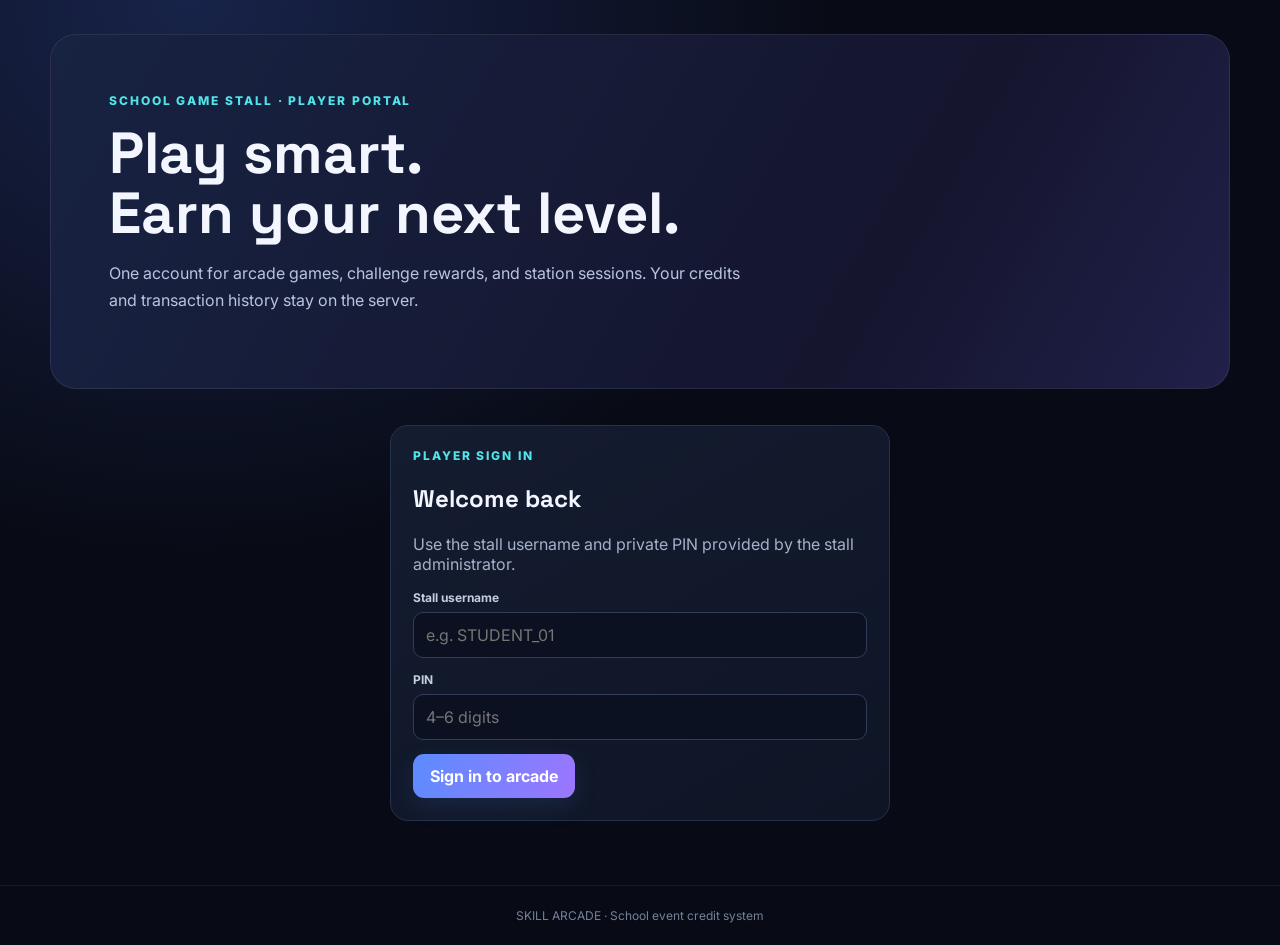
<file: index.html>
<!doctype html><html lang="en"><head><meta charset="utf-8"><meta name="viewport" content="width=device-width,initial-scale=1"><title>Skill Arcade — Player Portal</title><link rel="stylesheet" href="style.css"><script src="config.js"></script><script src="common.js"></script><script defer src="app.js"></script></head><body><main class="page"><section class="hero"><div class="eyebrow">School Game Stall · Player Portal</div><h1>Play smart.<br>Earn your next level.</h1><p>One account for arcade games, challenge rewards, and station sessions. Your credits and transaction history stay on the server.</p></section><section id="login" class="auth-wrap panel"><div class="eyebrow">Player sign in</div><h1>Welcome back</h1><p class="muted">Use the stall username and private PIN provided by the stall administrator.</p><form id="loginForm"><div class="field"><label for="username">Stall username</label><input id="username" autocomplete="username" required maxlength="20" placeholder="e.g. STUDENT_01"></div><div class="field"><label for="pin">PIN</label><input id="pin" type="password" inputmode="numeric" pattern="[0-9]{4,6}" autocomplete="current-password" required placeholder="4–6 digits"></div><button class="btn" type="submit">Sign in to arcade</button></form><div id="notice" class="notice" hidden></div></section><section id="dashboard" class="hidden"></section></main><footer>SKILL ARCADE · School event credit system</footer></body></html>
</file>
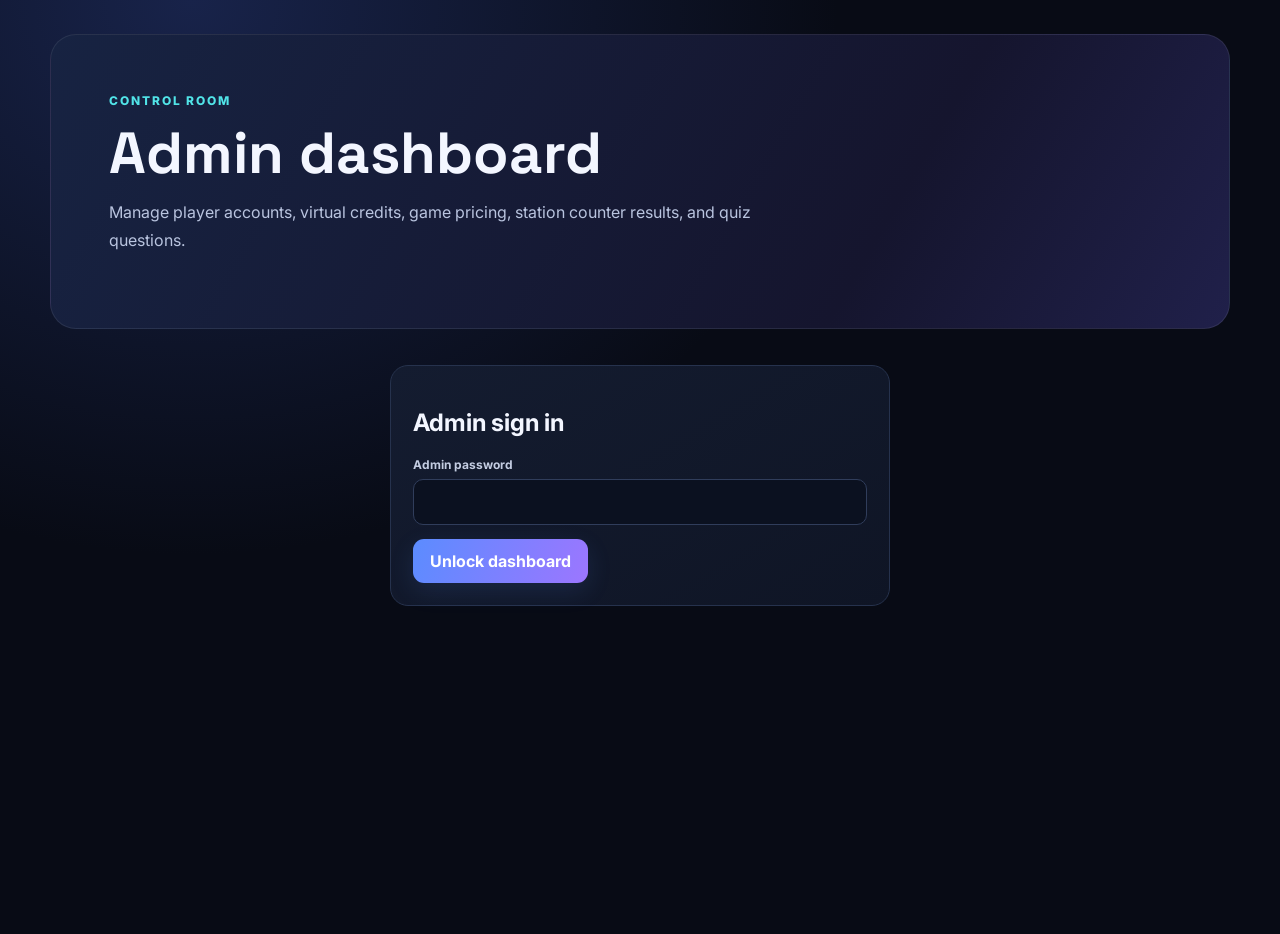
<file: admin.html>
<!doctype html><html lang="en"><head><meta charset="utf-8"><meta name="viewport" content="width=device-width,initial-scale=1"><title>Admin — Skill Arcade</title><link rel="stylesheet" href="style.css"><script src="config.js"></script><script src="common.js"></script><script defer src="admin.js"></script></head><body><main class="page"><section class="hero"><div class="eyebrow">Control room</div><h1>Admin dashboard</h1><p>Manage player accounts, virtual credits, game pricing, station counter results, and quiz questions.</p></section><section id="adminLogin" class="auth-wrap panel"><h2>Admin sign in</h2><form id="adminLoginForm"><div class="field"><label>Admin password</label><input id="adminPassword" type="password" required autocomplete="current-password"></div><button class="btn">Unlock dashboard</button></form></section><section id="adminApp" class="hidden"><div class="row between"><h2>Management</h2><button class="btn btn-quiet" id="adminLogout">Lock dashboard</button></div><div id="summary" class="stats"></div><div class="section-title"><h2>Player accounts</h2></div><div class="panel"><form id="createPlayer" class="grid"><div class="field"><label>Username (3–20 characters)</label><input id="newUsername" required pattern="[A-Za-z0-9_]{3,20}"></div><div class="field"><label>PIN (4–6 digits)</label><input id="newPin" required pattern="[0-9]{4,6}" inputmode="numeric"></div><div class="field"><label>Starting credits</label><input id="newCredits" type="number" min="0" value="0" required></div><div class="field"><label> </label><button class="btn">Create player</button></div></form><div class="field"><label>Search players</label><input id="playerSearch" placeholder="Search username…"></div><div id="playersTable"></div></div><div class="section-title"><h2>Credit adjustment / station counter</h2></div><div class="panel"><form id="adjustForm" class="grid"><div class="field"><label>Player username</label><input id="adjustUser" required></div><div class="field"><label>Action</label><select id="adjustAction"><option value="add">Add credits</option><option value="adjust">Adjust (+/-)</option><option value="charge">Charge station game</option><option value="win">Award station win</option></select></div><div class="field"><label>Amount (for add/adjust/win)</label><input id="adjustAmount" type="number" value="10"></div><div class="field"><label>Game (station actions)</label><select id="stationGame"></select></div><div class="field"><label>Reason / note</label><input id="adjustNote" required placeholder="Required reason"></div><div class="field"><label> </label><button class="btn">Apply change</button></div></form></div><div class="section-title"><h2>Game pricing and availability</h2></div><div id="gamesAdmin" class="grid"></div><div class="section-title"><h2>Add quiz question</h2></div><div class="panel"><form id="questionForm" class="grid"><div class="field"><label>Mode</label><select id="qMode"><option value="quiz">Quiz Master</option><option value="kbc">KBC</option></select></div><div class="field"><label>KBC level (1–10)</label><input id="qLevel" type="number" min="1" max="10" value="1"></div><div class="field" style="grid-column:1/-1"><label>Question</label><input id="qText" required></div><div class="field"><label>Correct answer</label><input id="qCorrect" required></div><div class="field"><label>Wrong option 1</label><input id="qWrong1" required></div><div class="field"><label>Wrong option 2</label><input id="qWrong2" required></div><div class="field"><label>Wrong option 3</label><input id="qWrong3" required></div><div class="field"><label> </label><button class="btn">Add question</button></div></form></div><div class="section-title"><h2>PIN reset</h2></div><div class="panel"><form id="pinForm" class="grid"><div class="field"><label>Player username</label><input id="pinUser" required></div><div class="field"><label>New PIN (4–6 digits)</label><input id="resetPin" required pattern="[0-9]{4,6}" inputmode="numeric"></div><div class="field"><label> </label><button class="btn">Reset PIN</button></div></form></div><div class="section-title"><h2>Admin settings</h2></div><div class="panel"><form id="passwordForm" class="row"><div class="field" style="flex:1"><label>New admin password (min 6 characters)</label><input id="newAdminPassword" type="password" minlength="6" required></div><button class="btn">Change password</button></form></div></section><div id="notice" class="notice" hidden></div></main></body></html>
</file>
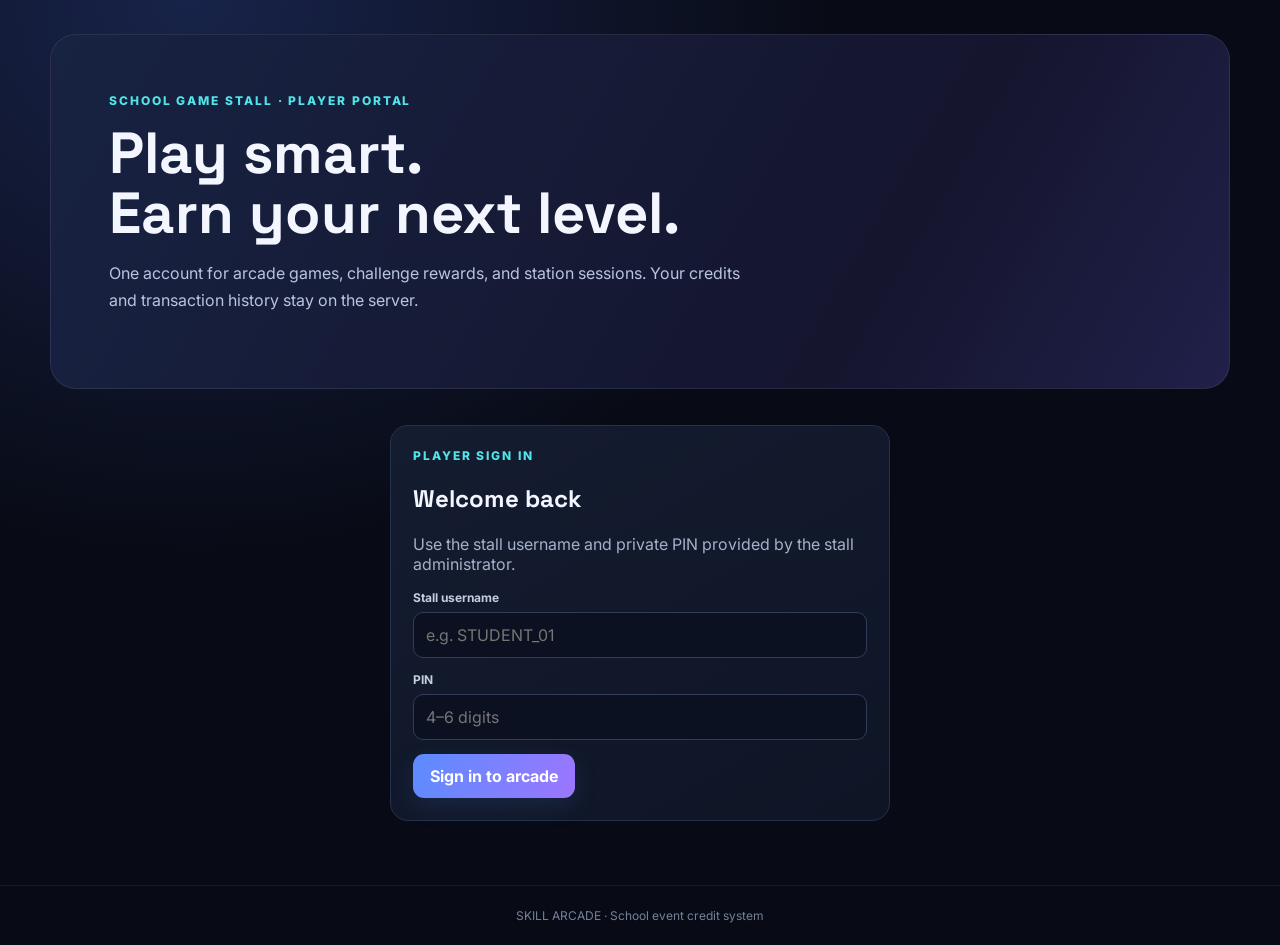
<file: games.html>
<!doctype html><html lang="en"><head><meta charset="utf-8"><meta name="viewport" content="width=device-width,initial-scale=1"><title>Games — Skill Arcade</title><link rel="stylesheet" href="style.css"><script src="config.js"></script><script src="common.js"></script><script defer src="games.js"></script></head><body><main class="page"><div class="eyebrow">Choose your challenge</div><div class="section-title"><h2>Arcade games</h2><span id="balance" class="tag"></span></div><div id="gameGrid" class="grid"></div><section id="playArea" class="panel game-area hidden"></section><div id="notice" class="notice" hidden></div></main></body></html>
</file>
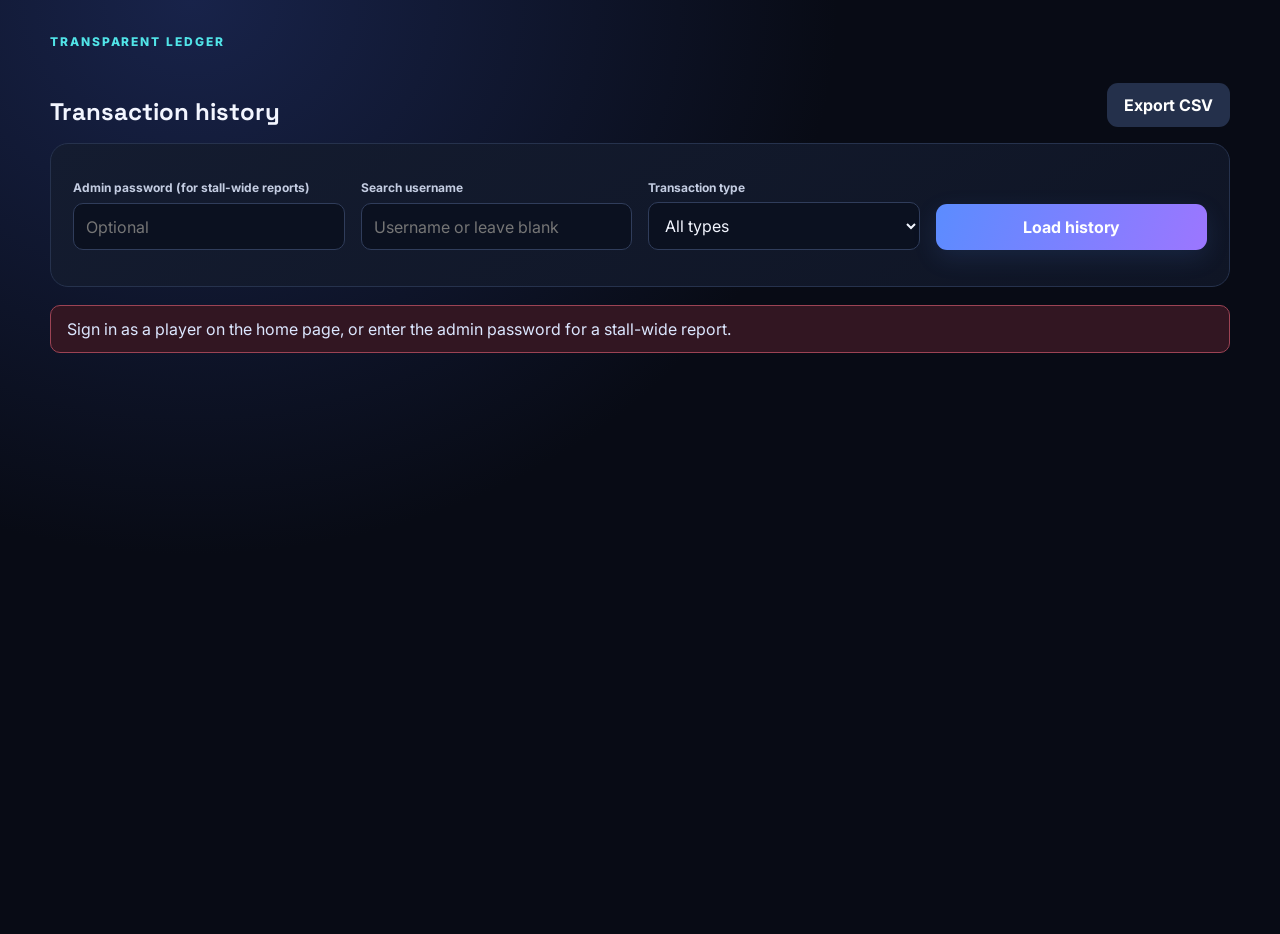
<file: history.html>
<!doctype html><html lang="en"><head><meta charset="utf-8"><meta name="viewport" content="width=device-width,initial-scale=1"><title>Credit History — Skill Arcade</title><link rel="stylesheet" href="style.css"><script src="config.js"></script><script src="common.js"></script><script defer src="history.js"></script></head><body><main class="page"><div class="eyebrow">Transparent ledger</div><div class="section-title"><h2>Transaction history</h2><button id="export" class="btn btn-secondary">Export CSV</button></div><section id="filters" class="panel"><div class="grid"><div class="field"><label>Admin password (for stall-wide reports)</label><input id="adminPassword" type="password" placeholder="Optional"></div><div class="field"><label>Search username</label><input id="search" placeholder="Username or leave blank"></div><div class="field"><label>Transaction type</label><select id="type"><option value="">All types</option><option value="topup">Top-up</option><option value="game_fee">Game fee</option><option value="win">Win/reward</option><option value="adjust">Adjustment/refund</option></select></div><div class="field"><label> </label><button id="load" class="btn">Load history</button></div></div></section><div id="totals" class="stats"></div><div id="table"></div><div id="notice" class="notice" hidden></div></main></body></html>
</file>
<file: style.css>
@import url('https://fonts.googleapis.com/css2?family=Inter:wght@400;500;600;700;800&family=Space+Grotesk:wght@500;600;700&display=swap');
:root{color-scheme:dark;--bg:#080b15;--panel:#111729;--panel2:#151e34;--line:#26324d;--text:#f3f6ff;--muted:#a5b0ca;--blue:#5b8cff;--cyan:#51e4e8;--violet:#9c76ff;--green:#4adea4;--red:#ff7185}*{box-sizing:border-box}body{margin:0;background:radial-gradient(ellipse at 15% 0%,#18234a 0,transparent 42%),var(--bg);font-family:Inter,system-ui,sans-serif;color:var(--text);min-height:100vh}a{color:inherit;text-decoration:none}button,input,select,textarea{font:inherit}button{cursor:pointer}.topbar{height:auto;min-height:76px;display:flex;align-items:center;gap:24px;padding:16px clamp(16px,4vw,54px);border-bottom:1px solid #ffffff12;background:#080b15df;position:sticky;top:0;z-index:5;backdrop-filter:blur(14px)}.brand{font-family:'Space Grotesk',sans-serif;font-weight:800;letter-spacing:.06em;white-space:nowrap}.brand-icon{display:inline-grid;place-items:center;width:30px;height:30px;border-radius:9px;background:linear-gradient(135deg,var(--blue),var(--violet));margin-right:8px}.topbar nav{display:flex;gap:7px;flex:1;flex-wrap:wrap}.topbar nav a{font-size:13px;color:var(--muted);padding:10px 12px;border-radius:9px}.topbar nav a:hover,.topbar nav a.active{color:white;background:#202b46}.page{width:min(1180px,calc(100% - 32px));margin:34px auto 64px}.hero{padding:clamp(24px,5vw,58px);border:1px solid #ffffff14;border-radius:26px;background:linear-gradient(120deg,#172342,#15152e 70%,#20204a);position:relative;overflow:hidden}.eyebrow{color:var(--cyan);font-size:12px;font-weight:800;letter-spacing:.16em;text-transform:uppercase}.hero h1{font:700 clamp(32px,5vw,58px)/1.04 'Space Grotesk',sans-serif;max-width:720px;margin:15px 0}.hero p{color:#b9c4df;max-width:650px;line-height:1.7}.hero-actions{display:flex;gap:12px;flex-wrap:wrap;margin-top:25px}.section-title{display:flex;align-items:end;justify-content:space-between;gap:12px;margin:34px 0 16px}.section-title h2{margin:0;font:700 24px 'Space Grotesk',sans-serif}.muted{color:var(--muted)}.grid{display:grid;grid-template-columns:repeat(auto-fit,minmax(235px,1fr));gap:16px}.card,.panel{background:linear-gradient(150deg,#141c30,#0f1525);border:1px solid var(--line);border-radius:18px;padding:22px}.card{transition:transform .18s,border-color .18s}.card:hover{transform:translateY(-3px);border-color:#607ed0}.game-icon{width:46px;height:46px;display:grid;place-items:center;font-size:23px;background:#24345a;border-radius:14px;margin-bottom:16px}.card h3{margin:0 0 8px;font-size:18px}.card p{color:var(--muted);line-height:1.55;font-size:13px;min-height:40px}.card-meta{display:flex;justify-content:space-between;align-items:center;margin:17px 0;color:var(--muted);font-size:12px}.price{color:var(--cyan);font-weight:800}.btn{border:0;border-radius:11px;padding:12px 17px;font-weight:700;background:linear-gradient(110deg,var(--blue),var(--violet));color:white;box-shadow:0 8px 24px #5b8cff20}.btn:hover{filter:brightness(1.1)}.btn:disabled{opacity:.5;cursor:not-allowed}.btn-secondary{background:#24304b;box-shadow:none}.btn-quiet{background:transparent;border:1px solid var(--line);box-shadow:none}.btn-small{padding:9px 12px;font-size:12px}.field{display:grid;gap:7px;margin:14px 0}.field label{font-size:12px;color:#c4cde2;font-weight:700}.field input,.field select,.field textarea,input,select,textarea{width:100%;background:#0b1120;color:var(--text);border:1px solid #303d5b;border-radius:10px;padding:12px;outline:none}.field input:focus,.field select:focus,.field textarea:focus{border-color:var(--blue)}.auth-wrap{max-width:500px;margin:36px auto}.auth-wrap h1{font-family:'Space Grotesk',sans-serif}.stats{display:grid;grid-template-columns:repeat(auto-fit,minmax(155px,1fr));gap:12px}.stat{background:#121b2f;border:1px solid var(--line);border-radius:15px;padding:18px}.stat span{display:block;color:var(--muted);font-size:12px}.stat strong{display:block;font:700 26px 'Space Grotesk',sans-serif;margin-top:7px}.notice{margin:18px 0;padding:13px 16px;border-radius:10px;border:1px solid #4e648e;background:#162341;color:#dce7ff;white-space:pre-wrap}.notice.error{border-color:#9c4354;background:#321622}.notice.success{border-color:#26785b;background:#102b24}.table-wrap{overflow:auto;border:1px solid var(--line);border-radius:13px}table{border-collapse:collapse;width:100%;min-width:650px;background:#101729}th,td{text-align:left;padding:13px 15px;border-bottom:1px solid #25314a;font-size:13px}th{background:#18223a;color:#c9d4ef}td{color:#e4e9f8}tr:last-child td{border-bottom:0}.positive{color:var(--green)}.negative{color:#ff9ba8}.row{display:flex;align-items:center;gap:12px;flex-wrap:wrap}.between{justify-content:space-between}.game-area{max-width:850px;margin:auto}.question{font:700 clamp(22px,3vw,32px) 'Space Grotesk',sans-serif;margin:22px 0}.answers{display:grid;grid-template-columns:repeat(2,minmax(0,1fr));gap:12px}.answer{padding:16px;text-align:left;border:1px solid var(--line);border-radius:12px;background:#18223a;color:white}.answer:hover{border-color:var(--cyan)}.answer:disabled{opacity:.65}.board{display:grid;gap:5px;max-width:420px;margin:20px auto}.maze-cell{aspect-ratio:1;background:#18223a;display:grid;place-items:center;border:1px solid #405173}.puzzle-cell{aspect-ratio:1;display:grid;place-items:center;background:#243354;border:1px solid #435780;border-radius:8px;font-size:22px;font-weight:800}.puzzle-cell.blank{background:#0b1120;border-color:#1a2439}.tag{display:inline-block;padding:5px 9px;border-radius:20px;background:#263653;color:#d8e5ff;font-size:11px}footer{text-align:center;padding:22px;color:#75819c;border-top:1px solid #ffffff0e;font-size:12px}.hidden{display:none!important}.danger{color:var(--red)}@media(max-width:720px){.topbar{align-items:flex-start;flex-wrap:wrap;gap:10px}.topbar nav{order:3;flex-basis:100%}.topbar nav a{padding:8px}.answers{grid-template-columns:1fr}.page{margin-top:20px}}
</file>
